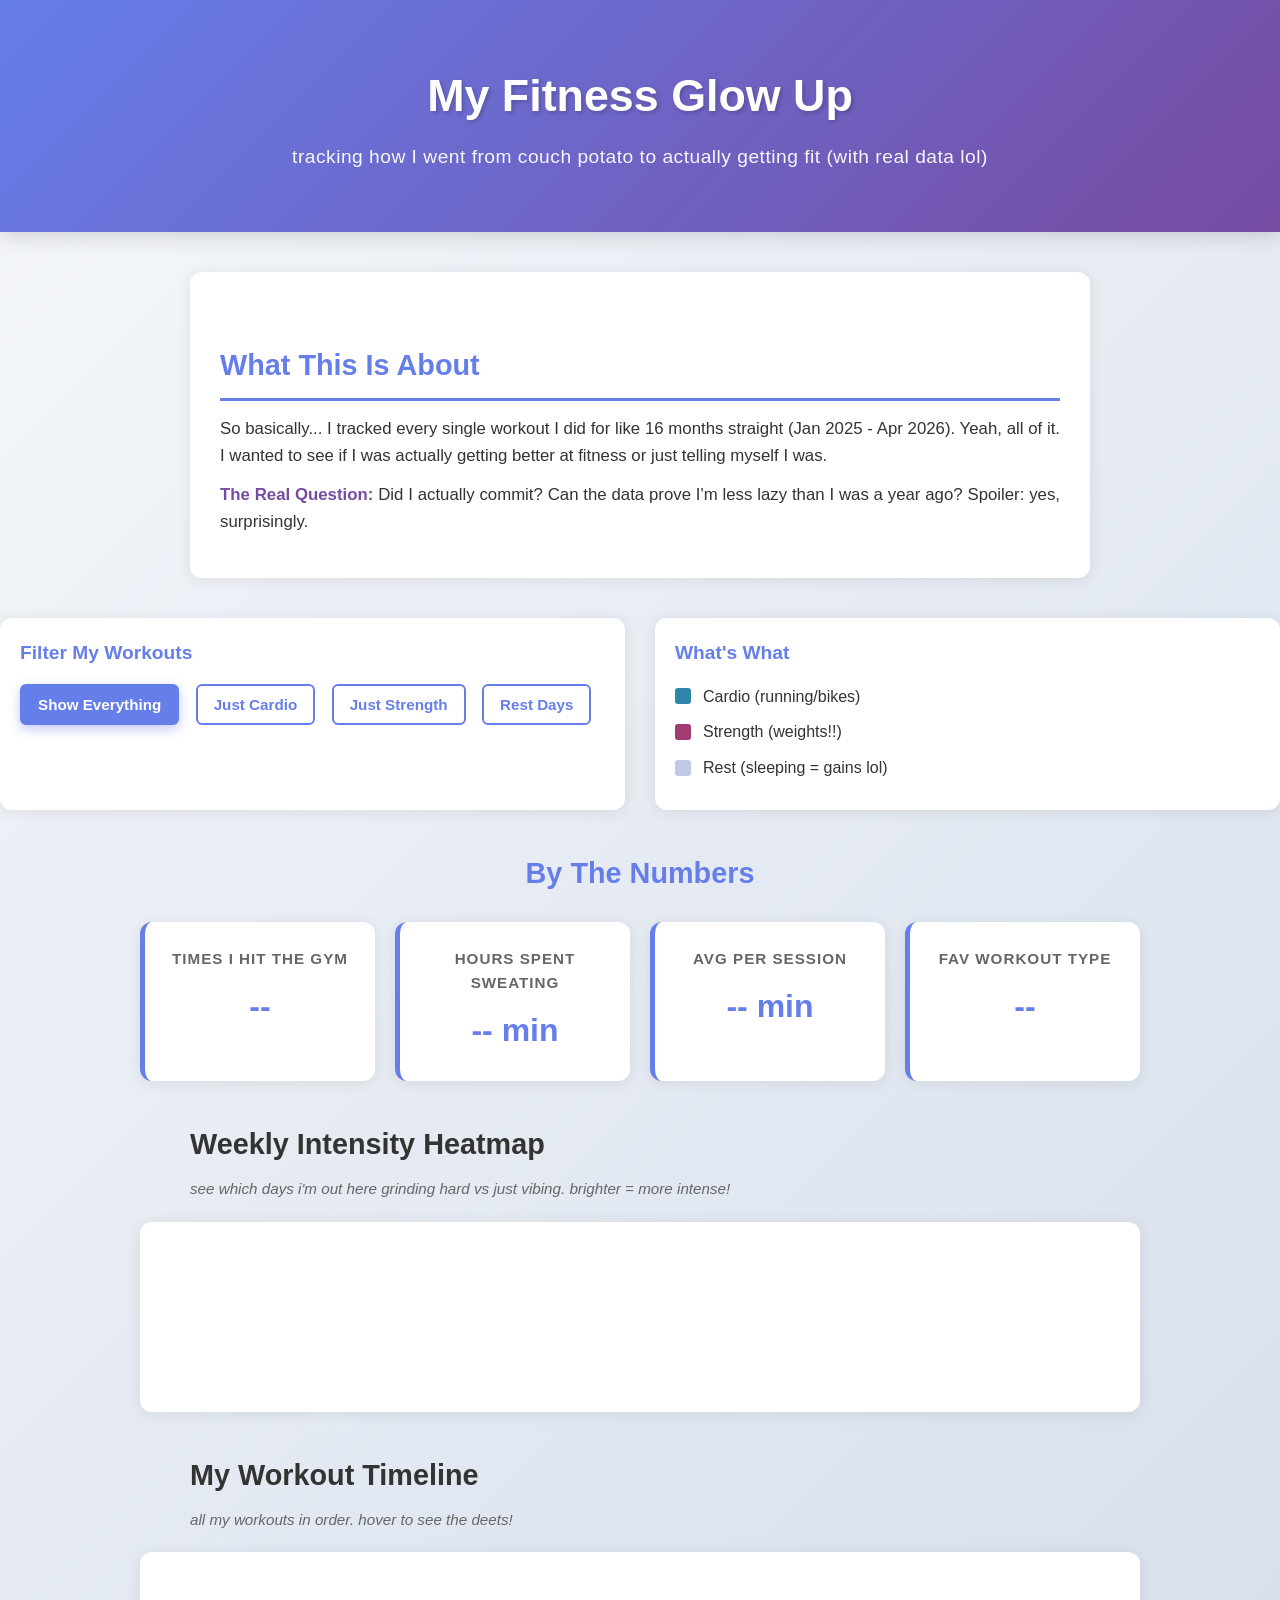
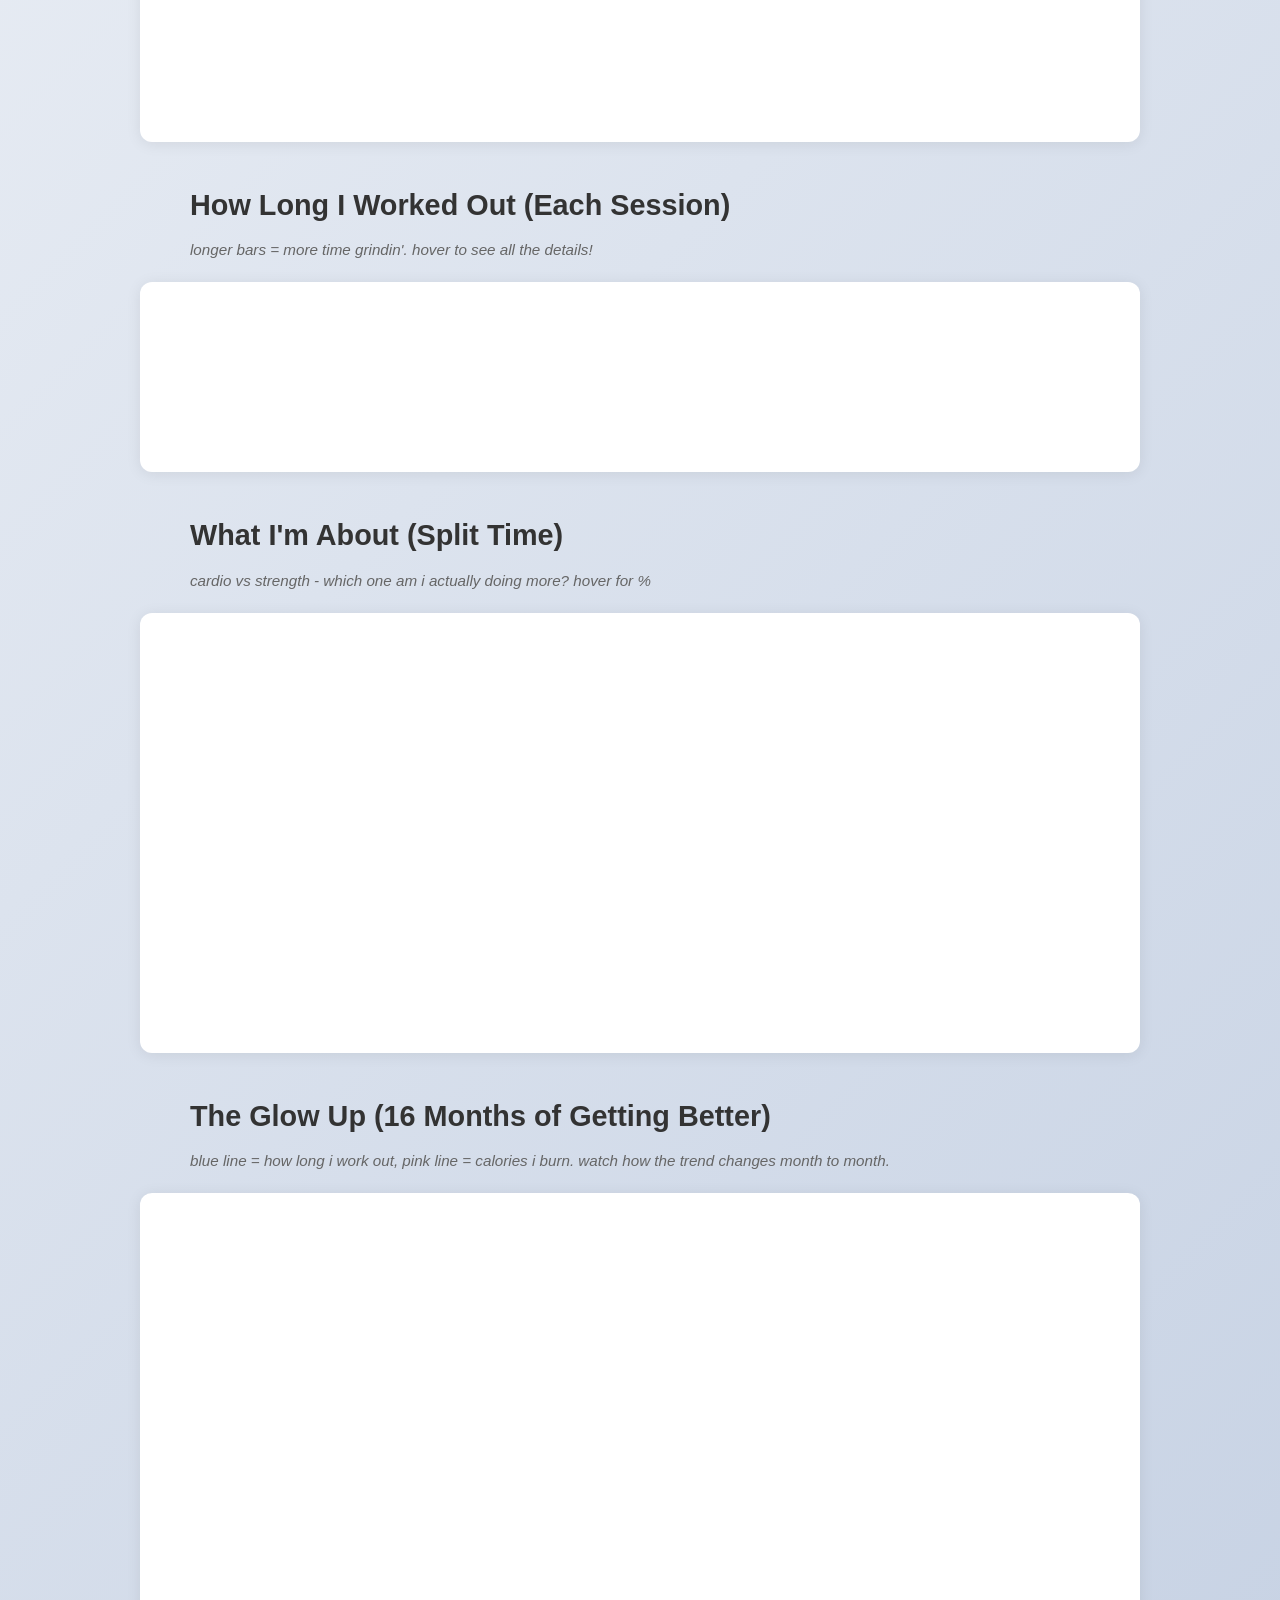
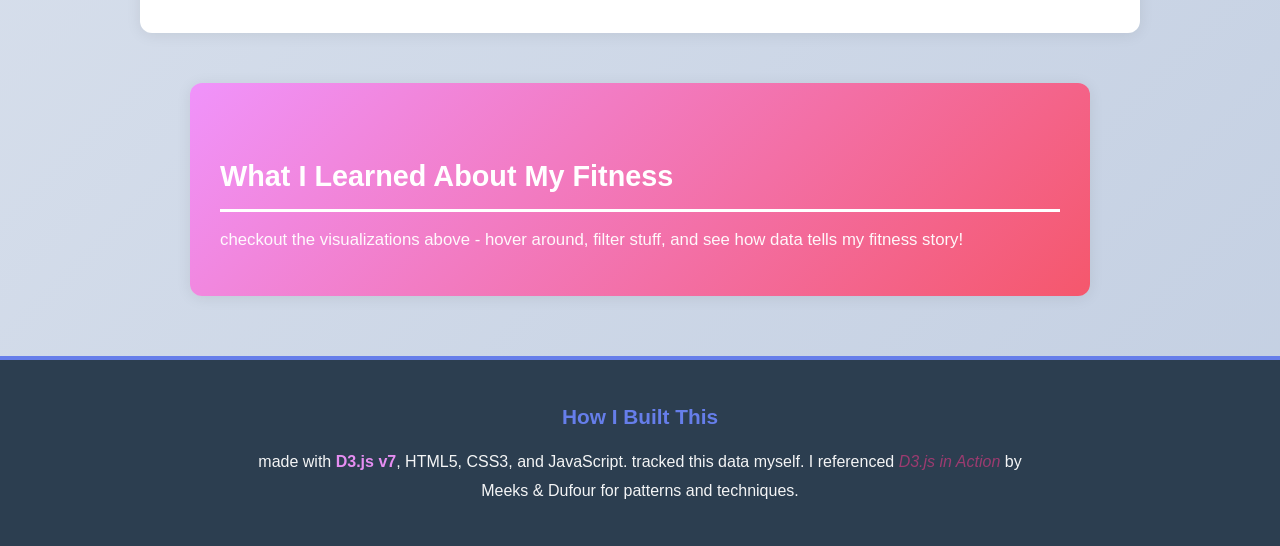
<file: docs/index.html>
<!DOCTYPE html>
<html lang="en">
<head>
  <meta charset="UTF-8">
  <meta name="viewport" content="width=device-width, initial-scale=1.0">
  <title>Personal Fitness Journey: A Data Visualization</title>
  <link rel="stylesheet" href="css/style.css">
</head>

<body>

  <!-- HEADER -->
  <header class="header">
    <h1>My Fitness Glow Up</h1>
    <p class="subtitle">tracking how I went from couch potato to actually getting fit (with real data lol)</p>
  </header>

  <!-- INTRODUCTION NARRATIVE -->
  <section class="narrative">
    <h2>What This Is About</h2>
    <p>So basically... I tracked every single workout I did for like 16 months straight (Jan 2025 - Apr 2026). Yeah, all of it. I wanted to see if I was actually getting better at fitness or just telling myself I was.</p>
    <p><strong>The Real Question:</strong> Did I actually commit? Can the data prove I'm less lazy than I was a year ago? Spoiler: yes, surprisingly.</p>
  </section>

  <!-- CONTROLS & LEGEND -->
  <div class="controls-container">
    <div class="filter-box">
      <h3>Filter My Workouts</h3>
      <button onclick="filterData('all')" class="active">Show Everything</button>
      <button onclick="filterData('cardio')">Just Cardio</button>
      <button onclick="filterData('strength')">Just Strength</button>
      <button onclick="filterData('rest')">Rest Days</button>
    </div>

    <div class="legend-box">
      <h3>What's What</h3>
      <div class="legend-item">
        <span class="legend cardio"></span>
        <span>Cardio (running/bikes)</span>
      </div>
      <div class="legend-item">
        <span class="legend strength"></span>
        <span>Strength (weights!!)</span>
      </div>
      <div class="legend-item">
        <span class="legend rest"></span>
        <span>Rest (sleeping = gains lol)</span>
      </div>
    </div>
  </div>

  <!-- STATISTICS SUMMARY -->
  <section class="statistics">
    <h2>By The Numbers</h2>
    <div id="stats-container" class="stats-grid">
      <div class="stat-card">
        <h3>Times I Hit the Gym</h3>
        <p id="stat-workouts" class="stat-value">--</p>
      </div>
      <div class="stat-card">
        <h3>Hours Spent Sweating</h3>
        <p id="stat-duration" class="stat-value">-- min</p>
      </div>
      <div class="stat-card">
        <h3>Avg Per Session</h3>
        <p id="stat-average" class="stat-value">-- min</p>
      </div>
      <div class="stat-card">
        <h3>Fav Workout Type</h3>
        <p id="stat-type" class="stat-value">--</p>
      </div>
    </div>
  </section>

  <!-- HEATMAP -->
  <h2>Weekly Intensity Heatmap</h2>
  <p class="section-description">see which days i'm out here grinding hard vs just vibing. brighter = more intense!</p>
  <div class="chart-container">
    <svg id="chart-heatmap" class="heatmap"></svg>
  </div>

  <!-- TIMELINE -->
  <h2>My Workout Timeline</h2>
  <p class="section-description">all my workouts in order. hover to see the deets!</p>
  <div class="chart-container">
    <svg id="chart1" width="900"></svg>
  </div>

  <!-- BAR CHART -->
  <h2>How Long I Worked Out (Each Session)</h2>
  <p class="section-description">longer bars = more time grindin'. hover to see all the details!</p>
  <div class="chart-container">
    <svg id="chart2" width="900"></svg>
  </div>

  <!-- DISTRIBUTION PIE -->
  <h2>What I'm About (Split Time)</h2>
  <p class="section-description">cardio vs strength - which one am i actually doing more? hover for %</p>
  <div class="chart-container">
    <svg id="chart-pie" width="500" height="400"></svg>
  </div>

  <!-- PROGRESS OVER TIME -->
  <h2>The Glow Up (16 Months of Getting Better)</h2>
  <p class="section-description">blue line = how long i work out, pink line = calories i burn. watch how the trend changes month to month.</p>
  <div class="chart-container">
    <svg id="chart-progress" width="900" height="400"></svg>
  </div>

  <!-- INSIGHTS NARRATIVE -->
  <section class="narrative insights">
    <h2>What I Learned About My Fitness</h2>
    <div id="insights-content">
      <p>checkout the visualizations above - hover around, filter stuff, and see how data tells my fitness story!</p>
    </div>
  </section>

  <!-- FOOTER -->
  <footer class="footer">
    <h3>How I Built This</h3>
    <p>
      made with <strong>D3.js v7</strong>, HTML5, CSS3, and JavaScript. tracked this data myself. I referenced <em>D3.js in Action</em> by Meeks & Dufour for patterns and techniques.
    </p>
  </footer>

  <script src="https://d3js.org/d3.v7.min.js"></script>
  <script src="js/01-stats.js"></script>
  <script src="js/02-heatmap.js"></script>
  <script src="js/03-timeline.js"></script>
  <script src="js/04-bar.js"></script>
  <script src="js/05-pie.js"></script>
  <script src="js/06-progress.js"></script>
  <script src="js/07-insights.js"></script>
  <script src="js/08-update-and-filter.js"></script>
  <script src="js/09-data-loader.js"></script>

</body>
</html>
</file>
<file: docs/css/style.css>
* {
  margin: 0;
  padding: 0;
  box-sizing: border-box;
}

body {
  font-family: 'Segoe UI', Tahoma, Geneva, Verdana, sans-serif;
  background: linear-gradient(135deg, #f5f7fa 0%, #c3cfe2 100%);
  color: #333;
  line-height: 1.6;
  min-height: 100vh;
}

/* HEADER */
header.header {
  background: linear-gradient(135deg, #667eea 0%, #764ba2 100%);
  color: white;
  padding: 60px 40px;
  text-align: center;
  box-shadow: 0 4px 20px rgba(0,0,0,0.15);
  margin-bottom: 40px;
}

header h1 {
  font-size: 2.8em;
  margin-bottom: 10px;
  font-weight: 700;
  text-shadow: 2px 2px 4px rgba(0,0,0,0.2);
}

header .subtitle {
  font-size: 1.2em;
  font-weight: 300;
  opacity: 0.95;
  letter-spacing: 0.5px;
}

/* MAIN CONTENT */
main {
  max-width: 1200px;
  margin: 0 auto;
  padding: 0 20px;
}

/* NARRATIVE SECTIONS */
section.narrative {
  background: white;
  padding: 30px;
  border-radius: 12px;
  margin-bottom: 40px;
  box-shadow: 0 2px 15px rgba(0,0,0,0.08);
  max-width: 900px;
  margin-left: auto;
  margin-right: auto;
}

section.narrative h2 {
  color: #667eea;
  margin-bottom: 15px;
  font-size: 1.8em;
  border-bottom: 3px solid #667eea;
  padding-bottom: 10px;
}

section.narrative p {
  font-size: 1.05em;
  margin-bottom: 12px;
  text-align: justify;
}

section.narrative p strong {
  color: #764ba2;
}

section.insights {
  background: linear-gradient(135deg, #f093fb 0%, #f5576c 100%);
  color: white;
  margin-top: 50px;
  margin-bottom: 50px;
}

section.insights h2 {
  border-bottom: 3px solid white;
  color: white;
}

section.insights p {
  color: rgba(255,255,255,0.95);
}

/* CONTROLS */
.controls-container {
  display: flex;
  gap: 30px;
  margin-bottom: 40px;
  flex-wrap: wrap;
  justify-content: center;
}

.filter-box, .legend-box {
  background: white;
  padding: 20px;
  border-radius: 12px;
  box-shadow: 0 2px 15px rgba(0,0,0,0.08);
  flex: 1;
  min-width: 250px;
}

.filter-box h3, .legend-box h3 {
  color: #667eea;
  margin-bottom: 15px;
  font-size: 1.2em;
}

.legend-item {
  display: flex;
  align-items: center;
  margin-bottom: 10px;
  font-size: 1em;
}

.legend {
  display: inline-block;
  width: 16px;
  height: 16px;
  margin-right: 12px;
  border-radius: 3px;
  flex-shrink: 0;
}

.legend.cardio { background: #2E86AB; }
.legend.strength { background: #A23B72; }
.legend.rest { background: #C3CAE8; }

button {
  display: inline-block;
  margin-right: 12px;
  margin-bottom: 8px;
  padding: 10px 16px;
  border: 2px solid #667eea;
  background-color: white;
  color: #667eea;
  border-radius: 6px;
  cursor: pointer;
  font-size: 0.95em;
  font-weight: 600;
  transition: all 0.3s ease;
}

button:hover {
  background-color: #667eea;
  color: white;
  transform: translateY(-2px);
  box-shadow: 0 4px 12px rgba(102, 126, 234, 0.4);
}

button.active {
  background-color: #667eea;
  color: white;
  box-shadow: 0 4px 12px rgba(102, 126, 234, 0.4);
}

/* STATISTICS */
.statistics {
  margin: 40px auto;
  max-width: 1000px;
}

.statistics h2 {
  color: #667eea;
  margin-bottom: 25px;
  font-size: 1.8em;
  text-align: center;
}

.stats-grid {
  display: grid;
  grid-template-columns: repeat(auto-fit, minmax(200px, 1fr));
  gap: 20px;
  margin-bottom: 30px;
}

.stat-card {
  background: white;
  padding: 25px;
  border-radius: 12px;
  box-shadow: 0 2px 15px rgba(0,0,0,0.08);
  text-align: center;
  border-left: 5px solid #667eea;
  transition: transform 0.3s ease, box-shadow 0.3s ease;
}

.stat-card:hover {
  transform: translateY(-5px);
  box-shadow: 0 8px 25px rgba(0,0,0,0.15);
}

.stat-card h3 {
  color: #666;
  font-size: 0.95em;
  margin-bottom: 10px;
  text-transform: uppercase;
  letter-spacing: 1px;
}

.stat-value {
  font-size: 2em;
  color: #667eea;
  font-weight: 700;
}

/* HEADINGS */
h2 {
  color: #333;
  margin-top: 40px;
  margin-bottom: 10px;
  font-size: 1.8em;
  max-width: 900px;
  margin-left: auto;
  margin-right: auto;
}

.section-description {
  color: #666;
  font-size: 0.95em;
  max-width: 900px;
  margin-left: auto;
  margin-right: auto;
  margin-bottom: 20px;
  font-style: italic;
}

/* CHART CONTAINERS */
.chart-container {
  max-height: 500px;
  overflow: auto;
  background: white;
  border-radius: 12px;
  padding: 20px;
  margin-bottom: 35px;
  box-shadow: 0 2px 15px rgba(0,0,0,0.08);
  max-width: 1000px;
  margin-left: auto;
  margin-right: auto;
}

.chart-container svg {
  display: block;
  margin: 0 auto;
}

/* HEATMAP STYLING */
.heatmap {
  display: block;
  margin: 0 auto;
}

.heatmap-cell {
  stroke: white;
  stroke-width: 2;
}

.heatmap-label {
  font-size: 12px;
  fill: #666;
}

/* TOOLTIP */
.tooltip {
  position: absolute;
  background: rgba(0, 0, 0, 0.85);
  color: white;
  padding: 10px 15px;
  border-radius: 6px;
  font-size: 0.9em;
  pointer-events: none;
  z-index: 1000;
  box-shadow: 0 4px 12px rgba(0,0,0,0.3);
}

/* BAR CHART TOOLTIP */
.bar-tooltip {
  animation: tooltipSlideIn 0.2s ease-out;
}

@keyframes tooltipSlideIn {
  from {
    opacity: 0;
    transform: translateY(-10px);
  }
  to {
    opacity: 1;
    transform: translateY(0);
  }
}

/* PIE CHART TOOLTIP */
.pie-tooltip {
  animation: tooltipFadeIn 0.15s ease-out;
  font-weight: 600;
  letter-spacing: 0.5px;
}

@keyframes tooltipFadeIn {
  from {
    opacity: 0;
  }
  to {
    opacity: 1;
  }
}

/* FOOTER */
footer.footer {
  background: #2c3e50;
  color: white;
  padding: 40px;
  margin-top: 60px;
  text-align: center;
  border-top: 4px solid #667eea;
}

footer h3 {
  color: #667eea;
  margin-bottom: 15px;
  font-size: 1.3em;
}

footer p {
  line-height: 1.8;
  max-width: 800px;
  margin: 0 auto;
  opacity: 0.95;
}

footer strong {
  color: #f093fb;
}

footer em {
  color: #a23b72;
}

/* RESPONSIVE DESIGN */
@media (max-width: 768px) {
  header h1 {
    font-size: 2em;
  }

  .controls-container {
    flex-direction: column;
    gap: 20px;
  }

  .filter-box, .legend-box {
    min-width: 100%;
  }

  h2 {
    font-size: 1.5em;
  }

  .stats-grid {
    grid-template-columns: 1fr 1fr;
  }

  .chart-container {
    padding: 15px;
  }
}
/* ============================================
   NEW INTERACTIVE FEATURES STYLING
   ============================================ */

/* STREAK CARD */
.stat-card-streak {
  background: linear-gradient(135deg, #f093fb 0%, #f5576c 100%);
  color: white;
  border-left: 5px solid #ff0000;
  position: relative;
  overflow: hidden;
}

.stat-card-streak h3 {
  color: white;
}

.streak-value {
  font-size: 2.5em !important;
  color: white;
  animation: pulse 1.5s ease-in-out infinite;
}

.streak-subtitle {
  font-size: 0.85em;
  color: rgba(255,255,255,0.9);
  margin-top: 5px;
}

/* PULSE ANIMATION */
@keyframes pulse {
  0%, 100% {
    transform: scale(1);
  }
  50% {
    transform: scale(1.1);
  }
}

/* PROGRESS CHART TOOLTIPS */
.progress-tooltip {
  animation: tooltipSlideIn 0.2s ease-out;
}

.progress-tooltip-click {
  animation: tooltipSlideIn 0.25s ease-out;
  max-width: 280px;
}

/* HEATMAP DETAIL TOOLTIP */
.heatmap-detail-tooltip {
  animation: tooltipSlideIn 0.25s ease-out;
  max-width: 260px;
}
</file>
